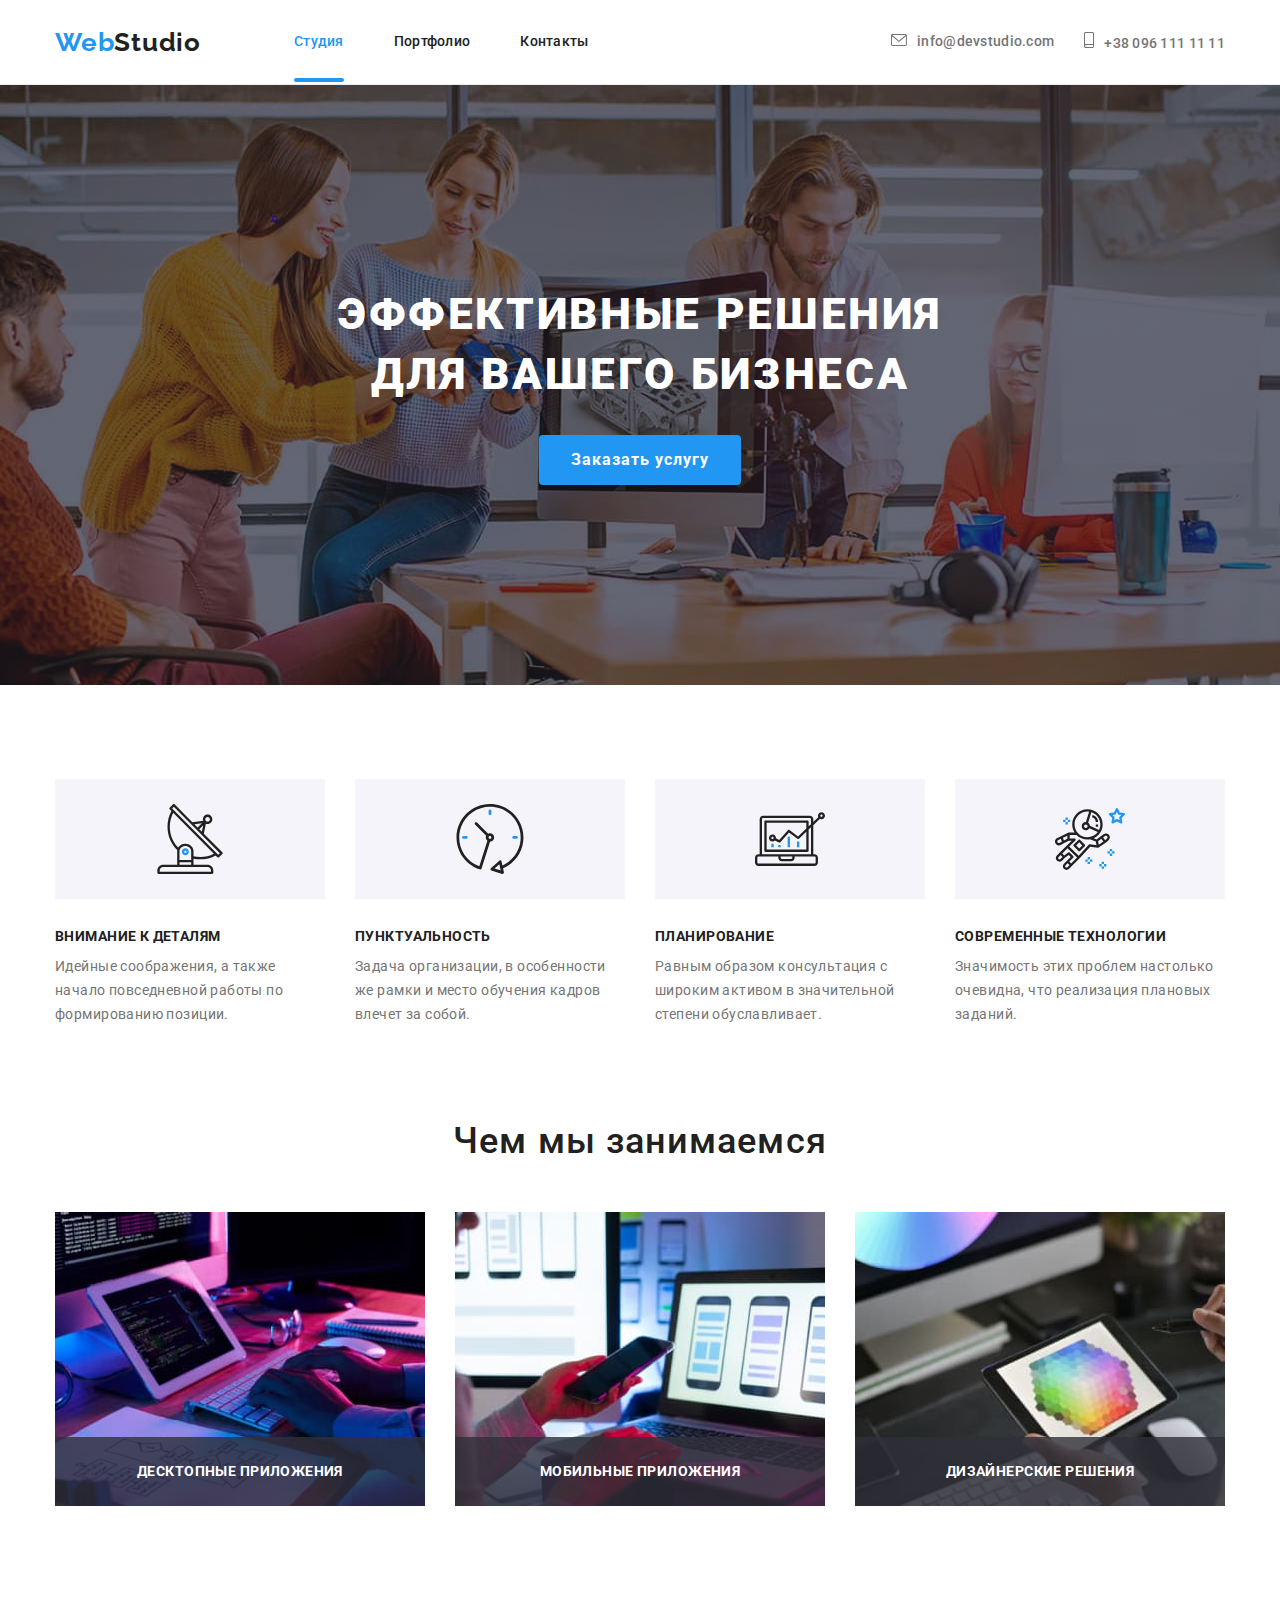
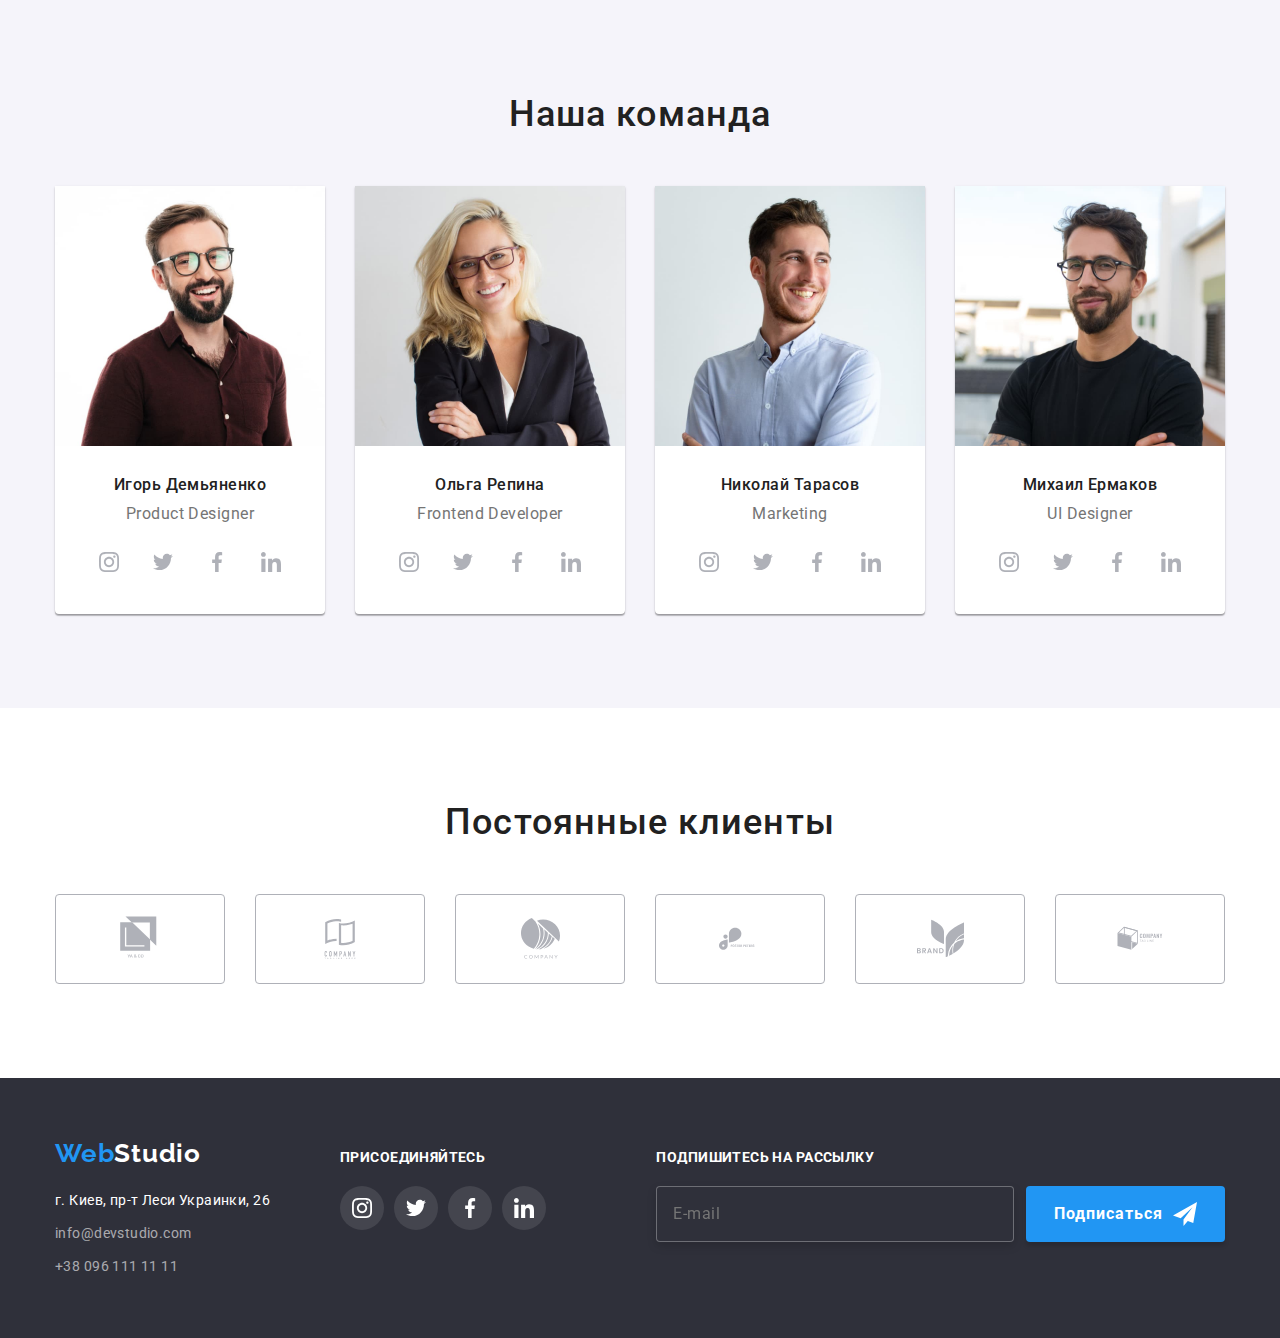
<file: index.html>
<!DOCTYPE html>
<html lang="ru">
<head>
    <meta charset="UTF-8">
    <meta name="viewport" content="width=device-width, initial-scale=1.0">
    <link rel="stylesheet" href="https://cdnjs.cloudflare.com/ajax/libs/modern-normalize/1.0.0/modern-normalize.min.css">
    <link rel="stylesheet" href="./css/main.min.css">
    <link href="https://fonts.googleapis.com/css2?family=Roboto:wght@400;500;700;900&display=swap "
        rel="stylesheet">
    <link href="https://fonts.googleapis.com/css2?family=Raleway:wght@700&family=Roboto:wght@400;500;700;900&display=swap"
        rel="stylesheet">
    
    <title>WebStudio</title>
</head>
<body>
    <header class="header-page">
        <div class="conteiner main-nav">
            <a href="" class="logo-web">Web<span class="logo-studio">Studio</span>
            </a>
            <nav class="nav-header">                
                <ul class="nav-list">
                    <li class="item"><a class="link current" href="./index.html">Студия</a></li>
                    <li class="item"><a class="link" href="./portfolio.html">Портфолио</a></li>
                    <li class="item"><a class="link" href="">Контакты</a></li>
                </ul>
            </nav>
            <address class="address-header">
                <ul class="address-list-up">
                    <li class="item">
                        <a class="link link-mail" href="mailto:info@devstudio.com">
                            <svg class="svg-mail" width="16" height="12">
                                <use href="./icons/symbol-defs.svg#icon-envelope-1"></use>
                            </svg>info@devstudio.com
                        </a>
                    </li>
                    <li class="item">
                        <a class="link link-phone" href="tel:+380961111111">
                            <svg class="svg-phone" width="10" height="16">
                                <use href="./icons/symbol-defs.svg#icon-smartphone"></use>
                            </svg>+38 096 111 11 11
                        </a>
                    </li>
                </ul>
            </address>
        </div>
    </header>
    <main>
        <section class="hero">
            <div class="conteiner">            
                <h1 class="hero-titel">Эффективные решения <br /> для вашего бизнеса</h1>
                <button data-modal-open class="hero-but" type="submit">Заказать услугу</button>
                
            </div>
        </section>
        <section class="about">
            <div class="conteiner">
                <h2 class="visually-hidden">Наши достоинства</h2>
                <ul class="about-list">
                    <li>
                        <div class="about-icons">
                            <svg class="svg-about" width="70" height="70">
                                <use href="./icons/symbol-defs.svg#icon-antenna-1"></use>
                            </svg>
                        </div>
                        <h3 class="about-properties">Внимание к деталям</h3>
                        <p class="properties">Идейные соображения, а также начало повседневной работы по формированию позиции.</p>
                    </li>
                    <li>
                        <div class="about-icons">
                            <svg class="svg-about" width="70" height="70">
                                <use href="./icons/symbol-defs.svg#icon-clock-1"></use>
                            </svg>
                        </div>
                        <h3 class="about-properties">Пунктуальность</h3>
                        <p class="properties">Задача организации, в особенности же рамки и место обучения кадров влечет за собой.
                        </p>
                    </li>
                    <li>
                        <div class="about-icons">
                            <svg class="svg-about" width="70" height="70">
                                <use href="./icons/symbol-defs.svg#icon-diagram-1"></use>
                            </svg>
                        </div>
                        <h3 class="about-properties">Планирование</h3>
                        <p class="properties">Равным образом консультация с широким активом в значительной степени обуславливает.
                        </p>
                    </li>
                    <li>
                        <div class="about-icons">
                            <svg class="svg-about" width="70" height="70">
                                <use href="./icons/symbol-defs.svg#icon-astronaut-1"></use>
                            </svg>
                        </div>
                        <h3 class="about-properties">Современные технологии</h3>
                        <p class="properties">Значимость этих проблем настолько очевидна, что реализация плановых заданий.</p>
                    </li>
                </ul>
            </div>
        </section>        
        <section class="working">
            <div class="conteiner">
                <h2 class="section-name">Чем мы занимаемся</h2>
                <ul class="working-list-img">
                    <li class="working-item">
                        <div class="line-name"><h3>Десктопные приложения</h3></div>
                        <img src="./images/work-img-1.jpg" alt="деятельность 1" width="370" height="294" />
                    </li>
                    <li class="working-item">
                        <div class="line-name"><h3>Мобильные приложения</h3></div>
                        <img src="./images/work-img-2.jpg" alt="деятельность 2" width="370" height="294" />
                    </li>
                    <li class="working-item">
                        <div class="line-name"><h3>Дизайнерские решения</h3></div>
                        <img src="./images/work-img-3.jpg" alt="деятельность 3" width="370" height="294" />
                    </li>
                </ul>            
            </div>                
        </section>        
        <section class="team">
            <div class="conteiner">
                <h2 class="section-name">Наша команда</h2>
                <ul class="team-list">
                    <li class="team-card">
                        <img src="./images/foto1.jpg" alt="Игорь Демьяненко" width="270" height="260" />
                        <div class="content-card">                            
                            <h3>Игорь Демьяненко</h3>
                            <p>Product Designer</p>
                            <ul class="social-list-card">
                                <li class="social-item">
                                    <a class="social-link" href="">
                                        <svg class="svg-link-card" width="20" height="20">
                                            <use href="./icons/symbol-defs.svg#icon-instagram-card"></use>
                                        </svg>
                                    </a>
                                </li>
                                <li class="social-item">
                                    <a class="social-link" href="">
                                        <svg class="svg-link-card" width="20" height="20">
                                            <use href="./icons/symbol-defs.svg#icon-twitter-card"></use>
                                        </svg>
                                    </a>
                                </li>
                                <li class="social-item">
                                    <a class="social-link" href="">
                                        <svg class="svg-link-card" width="20" height="20">
                                            <use href="./icons/symbol-defs.svg#icon-facebook-card"></use>
                                        </svg>
                                    </a>
                                </li>
                                <li class="social-item">
                                    <a class="social-link" href="">
                                        <svg class="svg-link-card" width="20" height="20">
                                            <use href="./icons/symbol-defs.svg#icon-linkedin-card"></use>
                                        </svg>
                                    </a>
                                </li>
                            </ul>
                        </div>
                    </li>
                    <li class="team-card">
                        <img src="./images/foto2.jpg" alt="Ольга Репина" width="270" height="260" />
                        <div class="content-card">                            
                            <h3>Ольга Репина</h3>
                            <p>Frontend Developer</p>
                            <ul class="social-list-card">
                                <li class="social-item">
                                    <a class="social-link" href="">
                                        <svg class="svg-link-card" width="20" height="20">
                                            <use href="./icons/symbol-defs.svg#icon-instagram-card"></use>
                                        </svg>
                                    </a>
                                </li>
                                <li class="social-item">
                                    <a class="social-link" href="">
                                        <svg class="svg-link-card" width="20" height="20">
                                            <use href="./icons/symbol-defs.svg#icon-twitter-card"></use>
                                        </svg>
                                    </a>
                                </li>
                                <li class="social-item">
                                    <a class="social-link" href="">
                                        <svg class="svg-link-card" width="20" height="20">
                                            <use href="./icons/symbol-defs.svg#icon-facebook-card"></use>
                                        </svg>
                                    </a>
                                </li>
                                <li class="social-item">
                                    <a class="social-link" href="">
                                        <svg class="svg-link-card" width="20" height="20">
                                            <use href="./icons/symbol-defs.svg#icon-linkedin-card"></use>
                                        </svg>
                                    </a>
                                </li>
                            </ul>
                        </div>
                    </li>
                    <li class="team-card">
                        <img src="./images/foto3.jpg" alt="Николай Тарасов" width="270" height="260" />
                        <div class="content-card">                            
                            <h3>Николай Тарасов</h3>
                            <p>Marketing</p>
                            <ul class="social-list-card">
                                <li class="social-item">
                                    <a class="social-link" href="">
                                        <svg class="svg-link-card" width="20" height="20">
                                            <use href="./icons/symbol-defs.svg#icon-instagram-card"></use>
                                        </svg>
                                    </a>
                                </li>
                                <li class="social-item">
                                    <a class="social-link" href="">
                                        <svg class="svg-link-card" width="20" height="20">
                                            <use href="./icons/symbol-defs.svg#icon-twitter-card"></use>
                                        </svg>
                                    </a>
                                </li>
                                <li class="social-item">
                                    <a class="social-link" href="">
                                        <svg class="svg-link-card" width="20" height="20">
                                            <use href="./icons/symbol-defs.svg#icon-facebook-card"></use>
                                        </svg>
                                    </a>
                                </li>
                                <li class="social-item">
                                    <a class="social-link" href="">
                                        <svg class="svg-link-card" width="20" height="20">
                                            <use href="./icons/symbol-defs.svg#icon-linkedin-card"></use>
                                        </svg>
                                    </a>
                                </li>
                            </ul>
                        </div>
                    </li>
                    <li class="team-card">
                        <img src="./images/foto4.jpg" alt="Михаил Ермаков" width="270" height="260" />
                        <div class="content-card">                            
                            <h3>Михаил Ермаков</h3>
                            <p>UI Designer</p>
                            <ul class="social-list-card">
                                <li class="social-item">
                                    <a class="social-link" href="">
                                        <svg class="svg-link-card" width="20" height="20">
                                            <use href="./icons/symbol-defs.svg#icon-instagram-card"></use>
                                        </svg>
                                    </a>
                                </li>
                                <li class="social-item">
                                    <a class="social-link" href="">
                                        <svg class="svg-link-card" width="20" height="20">
                                            <use href="./icons/symbol-defs.svg#icon-twitter-card"></use>
                                        </svg>
                                    </a>
                                </li>
                                <li class="social-item">
                                    <a class="social-link" href="">
                                        <svg class="svg-link-card" width="20" height="20">
                                            <use href="./icons/symbol-defs.svg#icon-facebook-card"></use>
                                        </svg>
                                    </a>
                                </li>
                                <li class="social-item">
                                    <a class="social-link" href="">
                                        <svg class="svg-link-card" width="20" height="20">
                                            <use href="./icons/symbol-defs.svg#icon-linkedin-card"></use>
                                        </svg>
                                    </a>
                                </li>
                            </ul>
                        </div>
                    </li>
                </ul>
            </div>
        </section>
        <section class="clients">
            <div class="conteiner">
                <h2 class="section-name">Постоянные клиенты</h2>
                <ul class="list-clients">
                    <li class="item-clients">
                        <a class="link-clients" href="">
                            <svg class="clients-ikon" width="44" height="49">
                                <use href="./icons/symbol-defs.svg#icon-client-1"></use>
                            </svg>
                        </a>
                    </li>
                    <li class="item-clients">
                        <a class="link-clients" href="">
                            <svg class="clients-ikon" width="40" height="52">
                                <use href="./icons/symbol-defs.svg#icon-client-2"></use>
                            </svg>
                        </a>
                    </li>
                    <li class="item-clients">
                        <a class="link-clients" href="">
                            <svg class="clients-ikon" width="41" height="43">
                                <use href="./icons/symbol-defs.svg#icon-client-3"></use>
                            </svg>
                        </a>
                    </li>
                    <li class="item-clients">
                        <a class="link-clients" href="">
                            <svg class="clients-ikon" width="80" height="42">
                                <use href="./icons/symbol-defs.svg#icon-client-4"></use>
                            </svg>
                        </a>
                    </li>
                    <li class="item-clients">
                        <a class="link-clients" href="">
                            <svg class="clients-ikon" width="59" height="47">
                                <use href="./icons/symbol-defs.svg#icon-client-5"></use>
                            </svg>
                        </a>
                    </li>
                    <li class="item-clients">
                        <a class="link-clients" href="">
                            <svg class="clients-ikon" width="88" height="45">
                                <use href="./icons/symbol-defs.svg#icon-client-6"></use>
                            </svg>
                        </a>
                    </li>
                </ul>
            </div>
        </section>
    </main>
    <footer class="footer-page">
        <div class="conteiner underground">
            <div class="footer-address">
                <a href="" class="logo-web">Web<span class="footer-logo-studio">Studio</span>
                </a>
                <address>
                    <ul class="address-list">
                        <li class="item"><a class="link map" href="">г. Киев, пр-т Леси Украинки, 26</a></li>
                        <li class="item"><a class="link" href="mailto:info@devstudio.com">info@devstudio.com</a></li>
                        <li class="item"><a class="link" href="tel:+380961111111">+38 096 111 11 11</a></li>
                    </ul>
                </address>
            </div>
            <div class="join">
                <b class="invitation">Присоединяйтесь</b>
                <ul class="social-list">
                    <li class="social-item">
                        <a class="social-link-footer" href="">
                            <svg class="social-icons" width="20" height="20">
                                <use href="./icons/symbol-defs.svg#icon-instagram-2"></use>
                            </svg>
                        </a>
                    </li>
                    <li class="social-item">
                        <a class="social-link-footer" href="">
                            <svg class="social-icons" width="20" height="20">
                                <use href="./icons/symbol-defs.svg#icon-twitter-2"></use>
                            </svg>
                        </a>
                    </li>
                    <li class="social-item">
                        <a class="social-link-footer" href="">
                            <svg class="social-icons" width="20" height="20">
                                <use href="./icons/symbol-defs.svg#icon-facebook-2"></use>
                            </svg>
                        </a>
                    </li>
                    <li class="social-item">
                        <a class="social-link-footer" href="">
                            <svg class="social-icons" width="20" height="20">
                                <use href="./icons/symbol-defs.svg#icon-linkedin-2"></use>
                            </svg>
                        </a>
                    </li>
                </ul>
            </div>
            <form action="" class="footer-form">
                <label for="footer-email"><b class="invitation">Подпишитесь на рассылку</b></label>
                <div class="footer-box-send">
                    <input type="email" name="footer-email" id="footer-email" placeholder="E-mail">
                    <button type="submit" class="btn-send">Подписаться
                        <svg class="send-icon" width="24" height="24">
                            <use href="./icons/symbol-defs.svg#icon-send"></use>
                        </svg>
                    </button>
                </div>
            </form>
        </div>                
    </footer>
    
    <div class="backdrop is-hidden" data-modal>
        <form action="" method="" class="modal">
            <b class="modal-form">Оставте данные, мы вам перезвоним</b>
            <ul class="form-list">
                <li class="form-item">
                    <label for="name"><span class="label-name">Имя</span></label>
                    <div class="box-icon">
                        <input type="text" class="item-input" name="name" id="name" placeholder="">                    
                        <svg class="modal-icon" width="18" height="18">
                            <use href="./icons/symbol-defs.svg#icon-man"></use>
                        </svg>
                    </div>
                </li>
                <li class="form-item">
                    <label for="phone"><span class="label-name">Телефон</span></label>                    
                    <div class="box-icon">
                        <input type="tel" class="item-input" name="phone" id="phone" placeholder="" required>
                        <svg class="modal-icon" width="18" height="18">
                            <use href="./icons/symbol-defs.svg#icon-phone"></use>
                        </svg>
                    </div>
                </li>
                <li class="form-item">
                    <label for="email"><span class="label-name">Почта</span></label>                    
                    <div class="box-icon">
                        <input type="email" class="item-input" name="e-mail" id="" placeholder="" required>
                        <svg class="modal-icon" width="18" height="18">
                            <use href="./icons/symbol-defs.svg#icon-e-mail"></use>
                        </svg>
                    </div>
                </li>
                <li class="form-item">
                    <label for="comment"><span class="label-name">Коментарий</span></label>
                    <textarea name="comment" class="box-comment" id="comment" cols="30" rows="5" placeholder="Введите текст"></textarea>
                </li>
        
            </ul>
            
            <label for="choose" class="label-check">
                <span class="label-name-check">
                    <input type="checkbox" value="" id="choose" required>Соглашаюсь с рассылкой и принимаю
                </span>
                <a class="agreement" href="">Условия договора</a>
            </label>
        
            <button type="submit" class="btn-modal-send">Отправить</button>
            <button class="btn-close" type="submit" data-modal-close>
                <svg class="x-icon" width="11" height="11">
                    <use href="./icons/symbol-defs.svg#icon-close"></use>
                </svg>
            </button>
        </form>
        
    
    </div>
    <script src="./js/modal.js"></script>
</body>
</html>
</file>
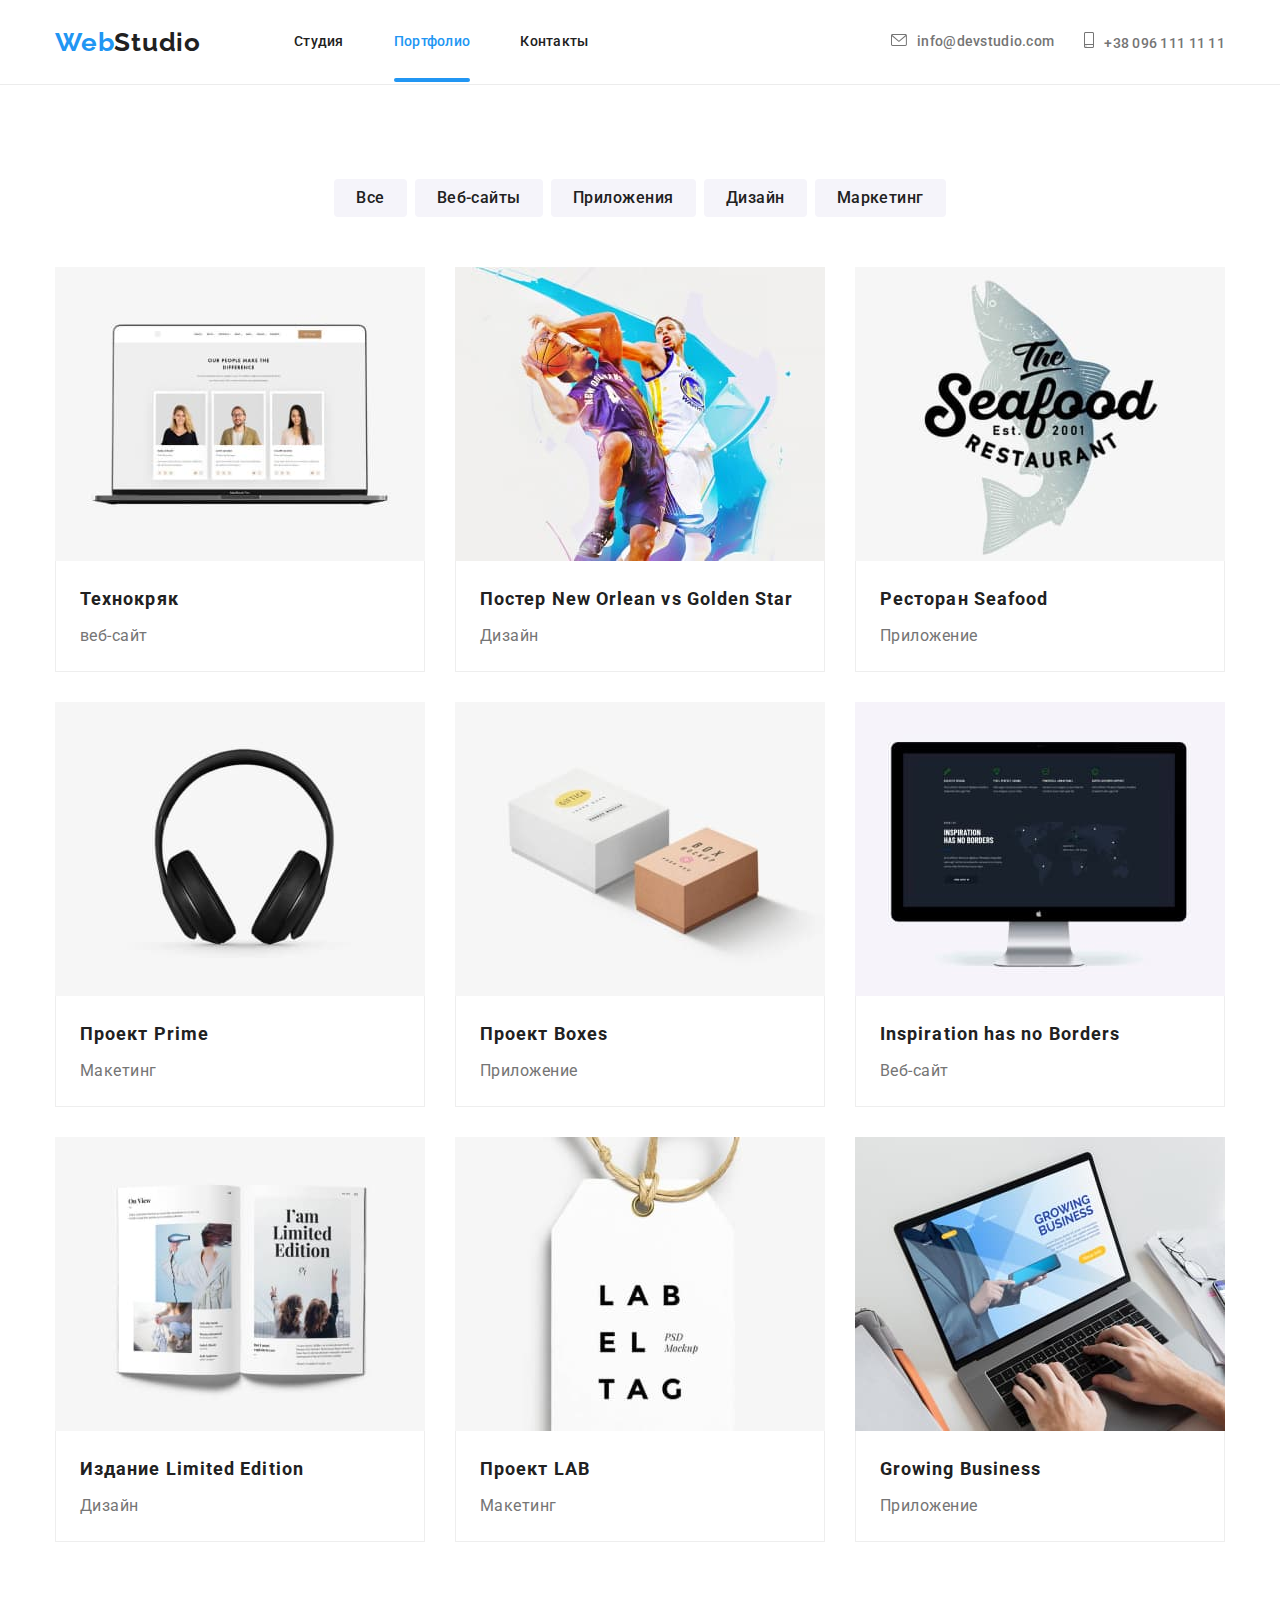
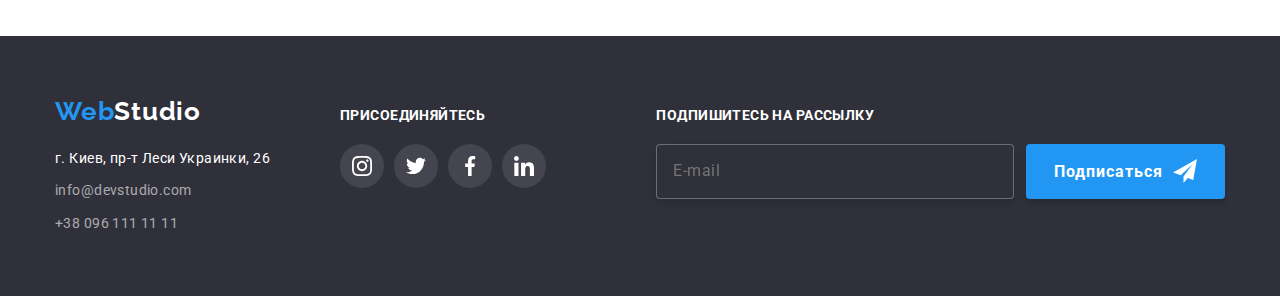
<file: portfolio.html>
<!DOCTYPE html>
<html lang="ru">

<head>
    <meta charset="UTF-8">
    <meta name="viewport" content="width=device-width, initial-scale=1.0">
    <link rel="stylesheet" href="https://cdnjs.cloudflare.com/ajax/libs/modern-normalize/1.0.0/modern-normalize.min.css">
    <link rel="stylesheet" href="./css/main.min.css">
    <link href="https://fonts.googleapis.com/css2?family=Roboto:wght@400;500;700;900&display=swap "
        rel="stylesheet">
    <link href="https://fonts.googleapis.com/css2?family=Raleway:wght@700&family=Roboto:wght@400;500;700;900&display=swap"
        rel="stylesheet">
    <title>WebStudio-portfolio</title>
</head>
<body>
    <header class="header-page">
        <div class="conteiner main-nav">
            <a href="" class="logo-web">Web<span class="logo-studio">Studio</span>
            </a>
            <nav class="nav-header">
                <ul class="nav-list">
                    <li class="item"><a class="link" href="./index.html">Студия</a></li>
                    <li class="item"><a class="link current" href="./portfolio.html">Портфолио</a></li>
                    <li class="item"><a class="link" href="">Контакты</a></li>
                </ul>
            </nav>
            <address class="address-header">
                <ul class="address-list-up">
                    <li class="item">
                        <a class="link link-mail" href="mailto:info@devstudio.com">
                            <svg class="svg-mail" width="16" height="12">
                                <use href="./icons/symbol-defs.svg#icon-envelope-1"></use>
                            </svg>info@devstudio.com
                        </a>
                    </li>
                    <li class="item">
                        <a class="link link-phone" href="tel:+380961111111">
                            <svg class="svg-phone" width="10" height="16">
                                <use href="./icons/symbol-defs.svg#icon-smartphone"></use>
                            </svg>+38 096 111 11 11
                        </a>
                    </li>
                </ul>
            </address>
        </div>
    </header>
    <main class="main-portfolio">
        <section class="section-portfolio">
            <div class="conteiner buttons">
                <h1 class="visually-hidden">Портфолио</h1>
                <ul class="btn-portfolio">
                    <li class="line-btns"><button class="btn-link" type="submit">Все</button></li>
                    <li class="line-btns"><button class="btn-link" type="submit">Веб-сайты</button></li>
                    <li class="line-btns"><button class="btn-link" type="submit">Приложения</button></li>
                    <li class="line-btns"><button class="btn-link" type="submit">Дизайн</button></li>
                    <li class="line-btns"><button class="btn-link" type="submit">Маркетинг</button></li>
                </ul>
            </div>
        
            <div class="conteiner cards">            
                <h2 class="visually-hidden">Наименование портфолио</h2>
                <ul class="portfolio-list">
                    <li class="portfolio-card">
                        <a class="card-link" href="">
                            <div class="activ-box">
                                <img src="./images/card-1.jpg" alt="технокряк" width="370" height="294">
                                <p class="img-text">Технокряк это современная площадка распространения коронавируса. Компании используют эту платформу для цифрового
                                    шпионажа и атак на защищённые сервера конкурентов.</p>
                            </div>
                            <div class="conteiner">
                                <h3 class="card-name">Технокряк</h3>
                                <p class="card-class">веб-сайт</p>
                            </div>
                        </a>
                    </li>
                    <li class="portfolio-card">
                        <a class="card-link" href="">
                            <div class="activ-box">
                                <img src="./images/card-2.jpg" alt="постер" width="370" height="294">
                                <p class="img-text">Технокряк это современная площадка распространения коронавируса. Компании используют эту платформу для цифрового
                                    шпионажа и атак на защищённые сервера конкурентов.</p>                                
                            </div>
                            <div class="conteiner">
                                <h3 class="card-name">Постер New Orlean vs Golden Star</h3>
                                <p class="card-class">Дизайн</p>
                            </div>
                        </a>
                    </li>
                    <li class="portfolio-card">
                        <a class="card-link" href="">
                            <div class="activ-box">
                                <img src="./images/card-3.jpg" alt="ресторан" width="370" height="294">
                                <p class="img-text">Технокряк это современная площадка распространения коронавируса. Компании используют эту платформу для цифрового
                                    шпионажа и атак на защищённые сервера конкурентов.</p>                                
                            </div>
                            <div class="conteiner">
                                <h3 class="card-name">Ресторан Seafood</h3>
                                <p class="card-class">Приложение</p>
                            </div>
                        </a>
                    </li>
                    <li class="portfolio-card">
                        <a class="card-link" href="">
                            <div class="activ-box">
                                <img src="./images/card-4.jpg" alt="проект-прайм" width="370" height="294">
                                <p class="img-text">Технокряк это современная площадка распространения коронавируса. Компании используют эту платформу для цифрового
                                        шпионажа и атак на защищённые сервера конкурентов.</p>                                
                            </div>
                            <div class="conteiner">
                                <h3 class="card-name">Проект Prime</h3>
                                <p class="card-class">Макетинг</p>
                            </div>
                        </a>
                    </li>
                    <li class="portfolio-card">
                        <a class="card-link" href="">
                            <div class="activ-box">
                                <img src="./images/card-5.jpg" alt="проект боксы" width="370" height="294">
                                <p class="img-text">Технокряк это современная площадка распространения коронавируса. Компании используют эту платформу для цифрового
                                        шпионажа и атак на защищённые сервера конкурентов.</p>                                
                            </div>
                            <div class="conteiner">
                                <h3 class="card-name">Проект Boxes</h3>
                                <p class="card-class">Приложение</p>
                            </div>
                        </a>
                    </li>
                    <li class="portfolio-card">
                        <a class="card-link" href="">
                            <div class="activ-box">
                                <img src="./images/card-6.jpg" alt="у вдохновения нет границ" width="370" height="294">
                                <p class="img-text">Технокряк это современная площадка распространения коронавируса. Компании используют эту платформу для цифрового
                                        шпионажа и атак на защищённые сервера конкурентов.</p>                                
                            </div>
                            <div class="conteiner">
                                <h3 class="card-name">Inspiration has no Borders</h3>
                                <p class="card-class">Веб-сайт</p>
                            </div>
                        </a>
                    </li>
                    <li class="portfolio-card">
                        <a class="card-link" href="">
                            <div class="activ-box">
                                <img src="./images//card-7.jpg" alt="ограниченое издание" width="370" height="294">
                                <p class="img-text">Технокряк это современная площадка распространения коронавируса. Компании используют эту платформу для цифрового
                                        шпионажа и атак на защищённые сервера конкурентов.</p>                                
                            </div>
                            <div class="conteiner">
                                <h3 class="card-name">Издание Limited Edition</h3>
                                <p class="card-class">Дизайн</p>
                            </div>
                        </a>
                    </li>
                    <li class="portfolio-card">
                        <a class="card-link" href="">
                            <div class="activ-box">
                                <img src="./images/card-8.jpg" alt="проект леб" width="370" height="294">
                                <p class="img-text">Технокряк это современная площадка распространения коронавируса. Компании используют эту платформу для цифрового
                                  шпионажа и атак на защищённые сервера конкурентов.</p>                                
                            </div>
                            <div class="conteiner">
                                <h3 class="card-name">Проект LAB</h3>
                                <p class="card-class">Макетинг</p>
                            </div>
                        </a>
                    </li>
                    <li class="portfolio-card">
                        <a class="card-link" href="">
                            <div class="activ-box">
                                <img src="./images/card-9.jpg" alt="растущий бизнес" width="370" height="294">
                                <p class="img-text">Технокряк это современная площадка распространения коронавируса. Компании используют эту платформу для цифрового
                                 шпионажа и атак на защищённые сервера конкурентов.</p>                                
                            </div>
                            <div class="conteiner">
                                <h3 class="card-name">Growing Business</h3>
                                <p class="card-class">Приложение</p>
                            </div>
                        </a>
                    </li>            
                </ul>
            </div>        
        </section>
    </main>
    <footer class="footer-page">
        <div class="conteiner underground">
            <div class="footer-address">
                <a href="" class="logo-web">Web<span class="footer-logo-studio">Studio</span>
                </a>
                <address>
                    <ul class="address-list">
                        <li class="item"><a class="link map" href="">г. Киев, пр-т Леси Украинки, 26</a></li>
                        <li class="item"><a class="link" href="mailto:info@devstudio.com">info@devstudio.com</a></li>
                        <li class="item"><a class="link" href="tel:+380961111111">+38 096 111 11 11</a></li>
                    </ul>
                </address>
            </div>
            <div class="join">
                <b class="invitation">Присоединяйтесь</b>
                <ul class="social-list">
                    <li class="social-item">
                        <a class="social-link-footer" href="">
                            <svg class="social-icons" width="20" height="20">
                                <use href="./icons/symbol-defs.svg#icon-instagram-2"></use>
                            </svg>
                        </a>
                    </li>
                    <li class="social-item">
                        <a class="social-link-footer" href="">
                            <svg class="social-icons" width="20" height="20">
                                <use href="./icons/symbol-defs.svg#icon-twitter-2"></use>
                            </svg>
                        </a>
                    </li>
                    <li class="social-item">
                        <a class="social-link-footer" href="">
                            <svg class="social-icons" width="20" height="20">
                                <use href="./icons/symbol-defs.svg#icon-facebook-2"></use>
                            </svg>
                        </a>
                    </li>
                    <li class="social-item">
                        <a class="social-link-footer" href="">
                            <svg class="social-icons" width="20" height="20">
                                <use href="./icons/symbol-defs.svg#icon-linkedin-2"></use>
                            </svg>
                        </a>
                    </li>
                </ul>
            </div>
            <form action="" class="footer-form" method="">
                <label for="footer-email"><b class="invitation">Подпишитесь на рассылку</b></label>
                <div class="footer-box-send">
                    <input type="email" name="footer-email" id="footer-email" placeholder="E-mail">
                    <button type="submit" class="btn-send">Подписаться
                        <svg class="send-icon" width="24" height="24">
                            <use href="./icons/symbol-defs.svg#icon-send"></use>
                        </svg>
                    </button>
                </div>
            </form>
        </div>
    </footer>
</body>

</html>
</file>
<file: css/main.min.css>
.visually-hidden{position:absolute;width:1px;height:1px;margin:-1px;border:0;padding:0;white-space:nowrap;-webkit-clip-path:inset(100%);clip-path:inset(100%);clip:rect(0 0 0 0);overflow:hidden}.hero-but,.btn-send,.modal .btn-modal-send{font-weight:bold;font-size:16px;line-height:1.87;text-align:center;-webkit-box-align:center;-ms-flex-align:center;align-items:center;letter-spacing:0.06em;color:#fff;background-color:#2196f3;border-radius:4px;border:none;-webkit-box-shadow:0px 4px 4px rgba(0,0,0,0.15);box-shadow:0px 4px 4px rgba(0,0,0,0.15)}.hero-but:hover,.btn-send:hover,.modal .btn-modal-send:hover{-webkit-transition:250ms cubic-bezier(0.4, 0, 0.2, 1);transition:250ms cubic-bezier(0.4, 0, 0.2, 1);background-color:#188ce8;border:none;cursor:pointer}.content-card>h3,.content-card>p{font-size:16px;line-height:1.18;text-align:center;letter-spacing:0.03em}*{margin:0;padding:0}a{text-decoration:none}ul{padding:0;margin:0;list-style:none}img{display:block;max-width:100%;height:auto}body{font-family:"Roboto", sans-serif;font-weight:400;font-style:normal;background:#fff}.section-name{padding-bottom:50px;color:#212121;font-weight:500;font-size:36px;line-height:1.16;text-align:center;letter-spacing:0.03em}.conteiner{width:1200px;margin-left:auto;margin-right:auto;padding-left:15px;padding-right:15px}.header-page{display:-webkit-box;display:-ms-flexbox;display:flex;background:#fff;border-bottom:1px solid #ececec}.main-nav{display:-webkit-box;display:-ms-flexbox;display:flex;-webkit-box-align:center;-ms-flex-align:center;align-items:center}.nav-list{display:-webkit-box;display:-ms-flexbox;display:flex;margin-left:93px}.nav-list .link:hover,.nav-list .link:focus{color:#2196f3;-webkit-transition:250ms cubic-bezier(0.4, 0, 0.2, 1);transition:250ms cubic-bezier(0.4, 0, 0.2, 1)}.item{display:block}.nav-list .item{position:relative}.nav-list .item:not(:last-child){margin-right:50px}.nav-list .link{display:block;padding-top:32px;padding-bottom:32px;font-weight:500;font-style:normal;font-size:14px;line-height:1.14;letter-spacing:0.02em;color:#212121}.nav-list .current{color:#2196f3}.nav-list .current::after{content:"";position:absolute;bottom:0;left:0;width:100%;height:4px;background:#2196f3;border-radius:2px}.address-header{margin-left:auto}.address-list-up{display:-webkit-box;display:-ms-flexbox;display:flex;-webkit-box-align:center;-ms-flex-align:center;align-items:center}.address-list-up .item:not(:last-child){margin-right:30px}.address-list-up .link{display:block;padding-top:32px;padding-bottom:32px;font-weight:500;font-style:normal;font-size:14px;line-height:1.14;letter-spacing:0.02em;color:#757575}.address-list-up .link:hover,.address-list-up .link:focus{color:#2196f3;-webkit-transition:250ms cubic-bezier(0.4, 0, 0.2, 1);transition:250ms cubic-bezier(0.4, 0, 0.2, 1);font-style:normal}.svg-mail,.svg-phone{padding:0;border:none;fill:currentColor;margin-right:10px;vertical-align:auto}.logo-web{font-family:"Raleway", sans-serif;font-weight:bold;font-size:26px;line-height:1.19;color:#2196f3;letter-spacing:0.03em}.logo-studio{font-family:"Raleway", sans-serif;font-weight:bold;font-size:26px;line-height:1.19;color:#212121;letter-spacing:0.03em}.footer-address .logo-web{display:block;margin-bottom:20px}.footer-logo-studio{font-family:"Raleway", sans-serif;font-weight:bold;font-size:26px;line-height:1.19;color:#fff;letter-spacing:0.03em}.hero{height:600px;background:#2f303a;background-image:-webkit-gradient(linear, left top, right top, from(rgba(47,48,58,0.4)), to(rgba(47,48,58,0.4))),url(../images/hero-bg.jpg);background-image:linear-gradient(to right, rgba(47,48,58,0.4), rgba(47,48,58,0.4)),url(../images/hero-bg.jpg);background-size:cover;background-repeat:no-repeat;background-position:center}.hero>.conteiner{text-align:center;height:600px;padding-top:200px;padding-bottom:200px}.hero-titel{font-weight:900;font-size:44px;line-height:1.36;color:#fff;margin-bottom:30px;letter-spacing:0.06em;text-transform:uppercase}.hero-but{padding:10px 32px}.about{background:#fff}.about>.conteiner{padding-top:94px}.about-list{display:-webkit-box;display:-ms-flexbox;display:flex;-webkit-box-pack:justify;-ms-flex-pack:justify;justify-content:space-between}.about-icons{background-color:#f5f4fa;margin-bottom:30px;height:120px;display:-webkit-box;display:-ms-flexbox;display:flex;-webkit-box-align:center;-ms-flex-align:center;align-items:center;-webkit-box-pack:center;-ms-flex-pack:center;justify-content:center}.about-properties{margin-bottom:10px;width:270px;font-weight:bold;font-size:14px;line-height:1.14;letter-spacing:0.03em;text-transform:uppercase;color:#212121}.properties{width:270px;font-weight:normal;font-size:14px;line-height:1.71;letter-spacing:0.03em;color:#757575}.working{background:var(--text-color-white)}.working-list-img{display:-webkit-box;display:-ms-flexbox;display:flex;-webkit-box-pack:justify;-ms-flex-pack:justify;justify-content:space-between}.working-item{position:relative}.line-name{position:absolute;bottom:0;width:100%;padding:27px 15px;background:rgba(47,48,58,0.8)}.line-name h3{font-style:normal;text-align:center;font-weight:bold;font-size:14px;line-height:1.14;letter-spacing:0.03em;text-transform:uppercase;color:#fff}.working>.conteiner{padding-top:94px;padding-bottom:94px}.team-card{background:#fff;-webkit-box-shadow:0px 1px 3px rgba(0,0,0,0.12),0px 1px 1px rgba(0,0,0,0.14),0px 2px 1px rgba(0,0,0,0.2);box-shadow:0px 1px 3px rgba(0,0,0,0.12),0px 1px 1px rgba(0,0,0,0.14),0px 2px 1px rgba(0,0,0,0.2);border-radius:0px 0px 4px 4px;width:270px}.team-list{display:-webkit-box;display:-ms-flexbox;display:flex;-webkit-box-pack:justify;-ms-flex-pack:justify;justify-content:space-between}.content-card>h3{margin-bottom:10px;font-weight:500;color:#212121}.content-card>p{margin-bottom:16px;font-weight:normal;color:#757575}.team{background:#f5f4fa}.content-card{padding:30px 32px}.social-list-card{display:-webkit-box;display:-ms-flexbox;display:flex;-webkit-box-pack:justify;-ms-flex-pack:justify;justify-content:space-between}.social-link{display:-webkit-box;display:-ms-flexbox;display:flex;-webkit-box-pack:center;-ms-flex-pack:center;justify-content:center;-webkit-box-align:center;-ms-flex-align:center;align-items:center;width:44px;height:44px;color:#afb1b8;border-radius:50%}.social-link:hover,.social-link:focus{-webkit-transition:250ms cubic-bezier(0.4, 0, 0.2, 1);transition:250ms cubic-bezier(0.4, 0, 0.2, 1);background:#2196f3;color:#fff}.svg-link-card{fill:currentColor}.svg-link-card:hover{-webkit-transition:250ms cubic-bezier(0.4, 0, 0.2, 1);transition:250ms cubic-bezier(0.4, 0, 0.2, 1);fill:currentColor}.team .conteiner{padding-bottom:94px;padding-top:94px}.clients{background:#fff;width:100%}.clients .conteiner{padding-bottom:94px;padding-top:94px}.list-clients{display:-webkit-box;display:-ms-flexbox;display:flex;-ms-flex-wrap:wrap;flex-wrap:wrap}.item-clients{width:170px;height:90px;margin-right:30px}.item-clients:last-child{margin-right:0px}.link-clients{display:-webkit-box;display:-ms-flexbox;display:flex;-webkit-box-align:center;-ms-flex-align:center;align-items:center;-webkit-box-pack:center;-ms-flex-pack:center;justify-content:center;width:100%;height:100%;color:#afb1b8;border:1px solid #afb1b8;border-radius:4px}.link-clients:hover,.link-clients:focus{-webkit-transition:250ms cubic-bezier(0.4, 0, 0.2, 1);transition:250ms cubic-bezier(0.4, 0, 0.2, 1);color:#2196f3;border:1px solid #2196f3}.clients-ikon{fill:currentColor}.footer-page{display:-webkit-box;display:-ms-flexbox;display:flex;background:#2f303a;padding-top:60px;padding-bottom:60px}.underground{display:-webkit-box;display:-ms-flexbox;display:flex}.address-list .link{font-style:normal;font-weight:normal;font-size:14px;line-height:1.71;letter-spacing:0.03em;color:rgba(255,255,255,0.6)}.invitation{display:inline-block;margin-bottom:20px;padding-top:12px;font-family:Roboto;font-style:normal;font-weight:bold;font-size:14px;line-height:1.14;letter-spacing:0.03em;text-transform:uppercase;color:#fff}.social-list{display:-webkit-box;display:-ms-flexbox;display:flex;-webkit-box-pack:justify;-ms-flex-pack:justify;justify-content:space-between;width:206px}.social-link-footer{display:-webkit-box;display:-ms-flexbox;display:flex;-webkit-box-pack:center;-ms-flex-pack:center;justify-content:center;-webkit-box-align:center;-ms-flex-align:center;align-items:center;width:44px;height:44px;color:#fff;border-radius:50%;background-color:rgba(255,255,255,0.1)}.social-link-footer:hover,.social-link-footer:focus{-webkit-transition:250ms cubic-bezier(0.4, 0, 0.2, 1);transition:250ms cubic-bezier(0.4, 0, 0.2, 1);background:#2196f3}.social-icons{fill:currentColor}.address-list .item:not(:last-child){margin-bottom:9px}.address-list .map{color:#ffffff}.footer-address{margin-right:70px}.footer-form{margin-left:auto;display:-webkit-box;display:-ms-flexbox;display:flex;-webkit-box-orient:vertical;-webkit-box-direction:normal;-ms-flex-direction:column;flex-direction:column}.footer-box-send{display:-webkit-box;display:-ms-flexbox;display:flex}.btn-send{display:-webkit-box;display:-ms-flexbox;display:flex;margin-left:12px;padding:13px 28px}.send-icon{fill:#fff;margin-left:10px}.footer-box-send input{display:-webkit-box;display:-ms-flexbox;display:flex;width:358px;padding:15px 16px;border:1px solid rgba(255,255,255,0.3);-webkit-box-sizing:border-box;box-sizing:border-box;-webkit-filter:drop-shadow(0px 4px 4px rgba(0,0,0,0.15));filter:drop-shadow(0px 4px 4px rgba(0,0,0,0.15));border-radius:4px;font-family:Roboto;font-style:normal;font-weight:normal;font-size:16px;line-height:1.25;-webkit-box-align:center;-ms-flex-align:center;align-items:center;letter-spacing:0.03em;color:rgba(255,255,255,0.6);background-color:#2f303a}.backdrop{position:fixed;top:0;left:0;background:rgba(0,0,0,0.2);width:100%;height:100%}.backdrop.is-hidden{opacity:0;pointer-events:none}.modal{display:-webkit-box;display:-ms-flexbox;display:flex;-webkit-box-orient:vertical;-webkit-box-direction:normal;-ms-flex-direction:column;flex-direction:column;position:absolute;top:50%;left:50%;-webkit-transform:translate(-50%, -50%);transform:translate(-50%, -50%);min-width:528px;min-height:581px;padding:40px;background:#ffffff;-webkit-box-shadow:0px 1px 3px rgba(0,0,0,0.12),0px 1px 1px rgba(0,0,0,0.14),0px 2px 1px rgba(0,0,0,0.2);box-shadow:0px 1px 3px rgba(0,0,0,0.12),0px 1px 1px rgba(0,0,0,0.14),0px 2px 1px rgba(0,0,0,0.2);border-radius:4px}.modal-form{margin-bottom:12px;font-weight:bold;font-size:20px;line-height:23px;text-align:center;letter-spacing:0.03em;color:#212121}.form-item{display:-webkit-box;display:-ms-flexbox;display:flex;-webkit-box-orient:vertical;-webkit-box-direction:normal;-ms-flex-direction:column;flex-direction:column}.item-input:focus,.box-comment:focus{-webkit-transition:-webkit-transform 250ms cubic-bezier(0.4, 0, 0.2, 1);transition:-webkit-transform 250ms cubic-bezier(0.4, 0, 0.2, 1);transition:transform 250ms cubic-bezier(0.4, 0, 0.2, 1);transition:transform 250ms cubic-bezier(0.4, 0, 0.2, 1), -webkit-transform 250ms cubic-bezier(0.4, 0, 0.2, 1);outline-color:#2196f3}.item-input:focus+.modal-icon{-webkit-transition:-webkit-transform 250ms cubic-bezier(0.4, 0, 0.2, 1);transition:-webkit-transform 250ms cubic-bezier(0.4, 0, 0.2, 1);transition:transform 250ms cubic-bezier(0.4, 0, 0.2, 1);transition:transform 250ms cubic-bezier(0.4, 0, 0.2, 1), -webkit-transform 250ms cubic-bezier(0.4, 0, 0.2, 1);fill:#2196f3}.box-icon{position:relative}.modal-icon{position:absolute;top:21px;left:21px;-webkit-transform:translate(-50%, -50%);transform:translate(-50%, -50%);fill:#212121;cursor:pointer}.form-item label{display:block;margin-bottom:4px;font-family:Roboto;font-style:normal;font-weight:normal;font-size:12px;line-height:14px;letter-spacing:0.01em;color:#757575}.box-icon input{display:block;width:100%;margin-bottom:10px;padding:12px 42px;border:1px solid rgba(33,33,33,0.2);-webkit-box-sizing:border-box;box-sizing:border-box;border-radius:4px;cursor:pointer}.form-item textarea{padding:12px 16px;margin-bottom:20px;border:1px solid rgba(33,33,33,0.2);-webkit-box-sizing:border-box;box-sizing:border-box;border-radius:4px;cursor:pointer}.label-name-check>input{margin-right:9px;cursor:pointer}.label-name-check{display:-webkit-inline-box;display:-ms-inline-flexbox;display:inline-flex;-webkit-box-align:center;-ms-flex-align:center;align-items:center;text-align:center;font-family:Roboto;font-style:normal;font-weight:normal;font-size:14px;line-height:1.71;letter-spacing:0.03em;color:#757575}.agreement{text-align:center;font-family:Roboto;font-style:normal;font-weight:normal;font-size:14px;line-height:1.71;letter-spacing:0.03em;margin-left:5px;padding:0;color:#2196f3;border-bottom:1px solid #2196f3}.modal .label-check{display:-webkit-box;display:-ms-flexbox;display:flex;-webkit-box-align:center;-ms-flex-align:center;align-items:center;text-align:center;margin-bottom:30px;margin-left:auto;margin-right:auto}.modal .btn-modal-send{padding:10px 55px;margin-left:auto;margin-right:auto;width:200px;display:-webkit-box;display:-ms-flexbox;display:flex}.btn-close{position:absolute;top:23px;right:23px;-webkit-transform:translate(50%, -50%);transform:translate(50%, -50%);width:30px;height:30px;background:#ffffff;border:1px solid rgba(0,0,0,0.1);border-radius:50%;text-align:center;cursor:pointer}.btn-close:hover>.x-icon{-webkit-transition:-webkit-transform 250ms cubic-bezier(0.4, 0, 0.2, 1);transition:-webkit-transform 250ms cubic-bezier(0.4, 0, 0.2, 1);transition:transform 250ms cubic-bezier(0.4, 0, 0.2, 1);transition:transform 250ms cubic-bezier(0.4, 0, 0.2, 1), -webkit-transform 250ms cubic-bezier(0.4, 0, 0.2, 1);fill:#2196f3}.x-icon{fill:black;border:none;-webkit-box-sizing:inherit;box-sizing:inherit}.main-portfolio{background:#fff}.buttons{padding-top:94px;padding-bottom:50px}.cards{padding-bottom:94px}.btn-portfolio{display:-webkit-box;display:-ms-flexbox;display:flex;-webkit-box-pack:center;-ms-flex-pack:center;justify-content:center}.line-btns:not(:last-child){margin-right:8px}.btn-link{display:inline-block;font-family:Roboto;font-style:normal;background:#f5f4fa;padding:6px 22px;border:none;border-radius:4px;font-weight:500;font-size:16px;line-height:1.62;text-align:center;letter-spacing:0.03em;color:#212121}.btn-link:hover{background:#2196f3;-webkit-box-shadow:0px 3px 1px rgba(0,0,0,0.1),0px 1px 2px rgba(0,0,0,0.08),0px 2px 2px rgba(0,0,0,0.12);box-shadow:0px 3px 1px rgba(0,0,0,0.1),0px 1px 2px rgba(0,0,0,0.08),0px 2px 2px rgba(0,0,0,0.12);-webkit-transition:250ms cubic-bezier(0.4, 0, 0.2, 1);transition:250ms cubic-bezier(0.4, 0, 0.2, 1);color:#fff}.portfolio-list{position:relative;display:-webkit-box;display:-ms-flexbox;display:flex;-ms-flex-wrap:wrap;flex-wrap:wrap;margin:-15px}.portfolio-card{margin:15px}.portfolio-card:hover,.portfolio-card:focus{-webkit-transition:250ms cubic-bezier(0.4, 0, 0.2, 1);transition:250ms cubic-bezier(0.4, 0, 0.2, 1);-webkit-box-shadow:0px 1px 1px rgba(0,0,0,0.12),0px 4px 4px rgba(0,0,0,0.06),1px 4px 6px rgba(0,0,0,0.16);box-shadow:0px 1px 1px rgba(0,0,0,0.12),0px 4px 4px rgba(0,0,0,0.06),1px 4px 6px rgba(0,0,0,0.16)}.portfolio-card .conteiner{background:#ffffff;border-left:1px solid #eeeeee;border-bottom:1px solid #eeeeee;border-right:1px solid #eeeeee;width:370px;padding:20px 24px;margin:0px}.activ-box .img-text{position:absolute;-webkit-transform:translateY(100%);transform:translateY(100%);-webkit-transition:-webkit-transform 250ms cubic-bezier(0.4, 0, 0.2, 1);transition:-webkit-transform 250ms cubic-bezier(0.4, 0, 0.2, 1);transition:transform 250ms cubic-bezier(0.4, 0, 0.2, 1);transition:transform 250ms cubic-bezier(0.4, 0, 0.2, 1), -webkit-transform 250ms cubic-bezier(0.4, 0, 0.2, 1);top:0;left:0;width:100%;height:100%;opacity:0;padding:63px 24px;margin:0;font-family:Roboto;font-style:normal;font-weight:normal;font-size:18px;line-height:1.55;letter-spacing:0.03em;color:#ffffff;background-color:rgba(33,150,243,0.9)}.activ-box{display:block;position:relative;overflow:hidden}.conteiner>.card-name{font-weight:bold;font-size:18px;line-height:2;letter-spacing:0.06em;color:#212121;margin-bottom:4px}.conteiner>.card-class{font-weight:normal;font-size:16px;line-height:1.87;letter-spacing:0.03em;color:#757575}.card-link:hover .img-text{-webkit-transform:translateY(0);transform:translateY(0);overflow:hidden;opacity:1;-webkit-transition:-webkit-transform 250ms cubic-bezier(0.4, 0, 0.2, 1);transition:-webkit-transform 250ms cubic-bezier(0.4, 0, 0.2, 1);transition:transform 250ms cubic-bezier(0.4, 0, 0.2, 1);transition:transform 250ms cubic-bezier(0.4, 0, 0.2, 1), -webkit-transform 250ms cubic-bezier(0.4, 0, 0.2, 1)}.card-link .conteiner{position:relative}
/*# sourceMappingURL=main.min.css.map */
</file>
